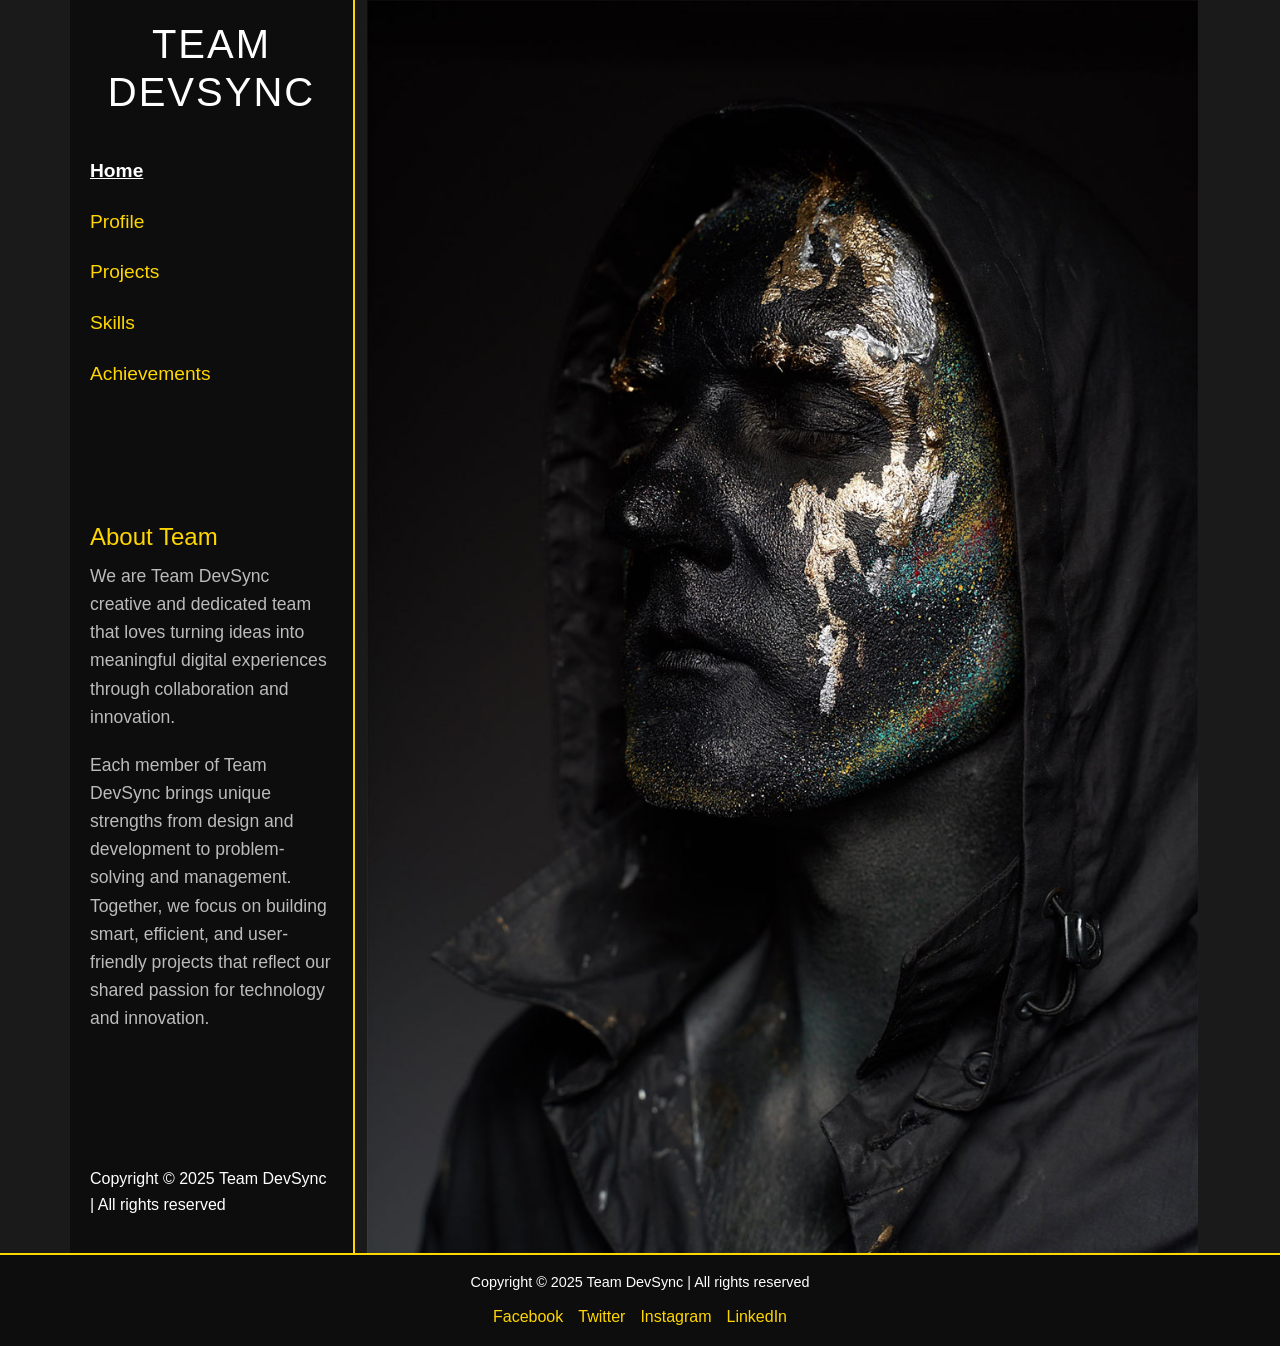
<file: src/index.html>
<!DOCTYPE html>
<html lang="en">
<head>
    <meta charset="UTF-8">
    <meta name="viewport" content="width=device-width, initial-scale=1.0">
    <title>Showcase Hub</title>
    <link href="https://cdn.jsdelivr.net/npm/bootstrap@5.3.0/dist/css/bootstrap.min.css" rel="stylesheet">
    <link rel="stylesheet" href="../styles/style.css">
</head>
<body>
    <div class="container">
        <div class="row" style="min-height: 80vh;">
            <div class="col-md-3 info-section">
                <aside class="sidebar">
                    <h1>Team DevSync</h1>
                    <nav>
                        <ul>
                            <li><a href="index.html" class="active">Home</a></li>
                            <li><a href="profile.html">Profile</a></li>
                            <li><a href="projects.html">Projects</a></li>
                            <li><a href="skills.html">Skills</a></li>
                            <li><a href="achievements.html">Achievements</a></li>
                        </ul>
                    </nav>
                </aside>
                <div class="text-section">
                    <h2>About Team</h2>
                    <p>We are Team DevSync creative and dedicated team that loves turning ideas into meaningful digital experiences through collaboration and innovation.</p>
                    <p>Each member of Team DevSync brings unique strengths from design and development to problem-solving and management. Together, we focus on building smart, efficient, and user-friendly projects that reflect our shared passion for technology and innovation.</p>
                </div>
                <p>Copyright © 2025 Team DevSync | All rights reserved</p>
            </div>
            <div class="col-md-9 image-section">
                <img src="../images/person1.jpg" alt="Person 1">
            </div>
        </div>
    </div>
    <footer class="text-center py-3">
        <p>Copyright © 2025 Team DevSync | All rights reserved</p>
        <div class="social-links">
            <a href="https://facebook.com" target="_blank">Facebook</a>
            <a href="https://twitter.com" target="_blank">Twitter</a>
            <a href="https://instagram.com" target="_blank">Instagram</a>
            <a href="https://linkedin.com" target="_blank">LinkedIn</a>
        </div>
    </footer>
    <script src="https://cdn.jsdelivr.net/npm/bootstrap@5.3.0/dist/js/bootstrap.bundle.min.js"></script>
</body>
</html>
</file>
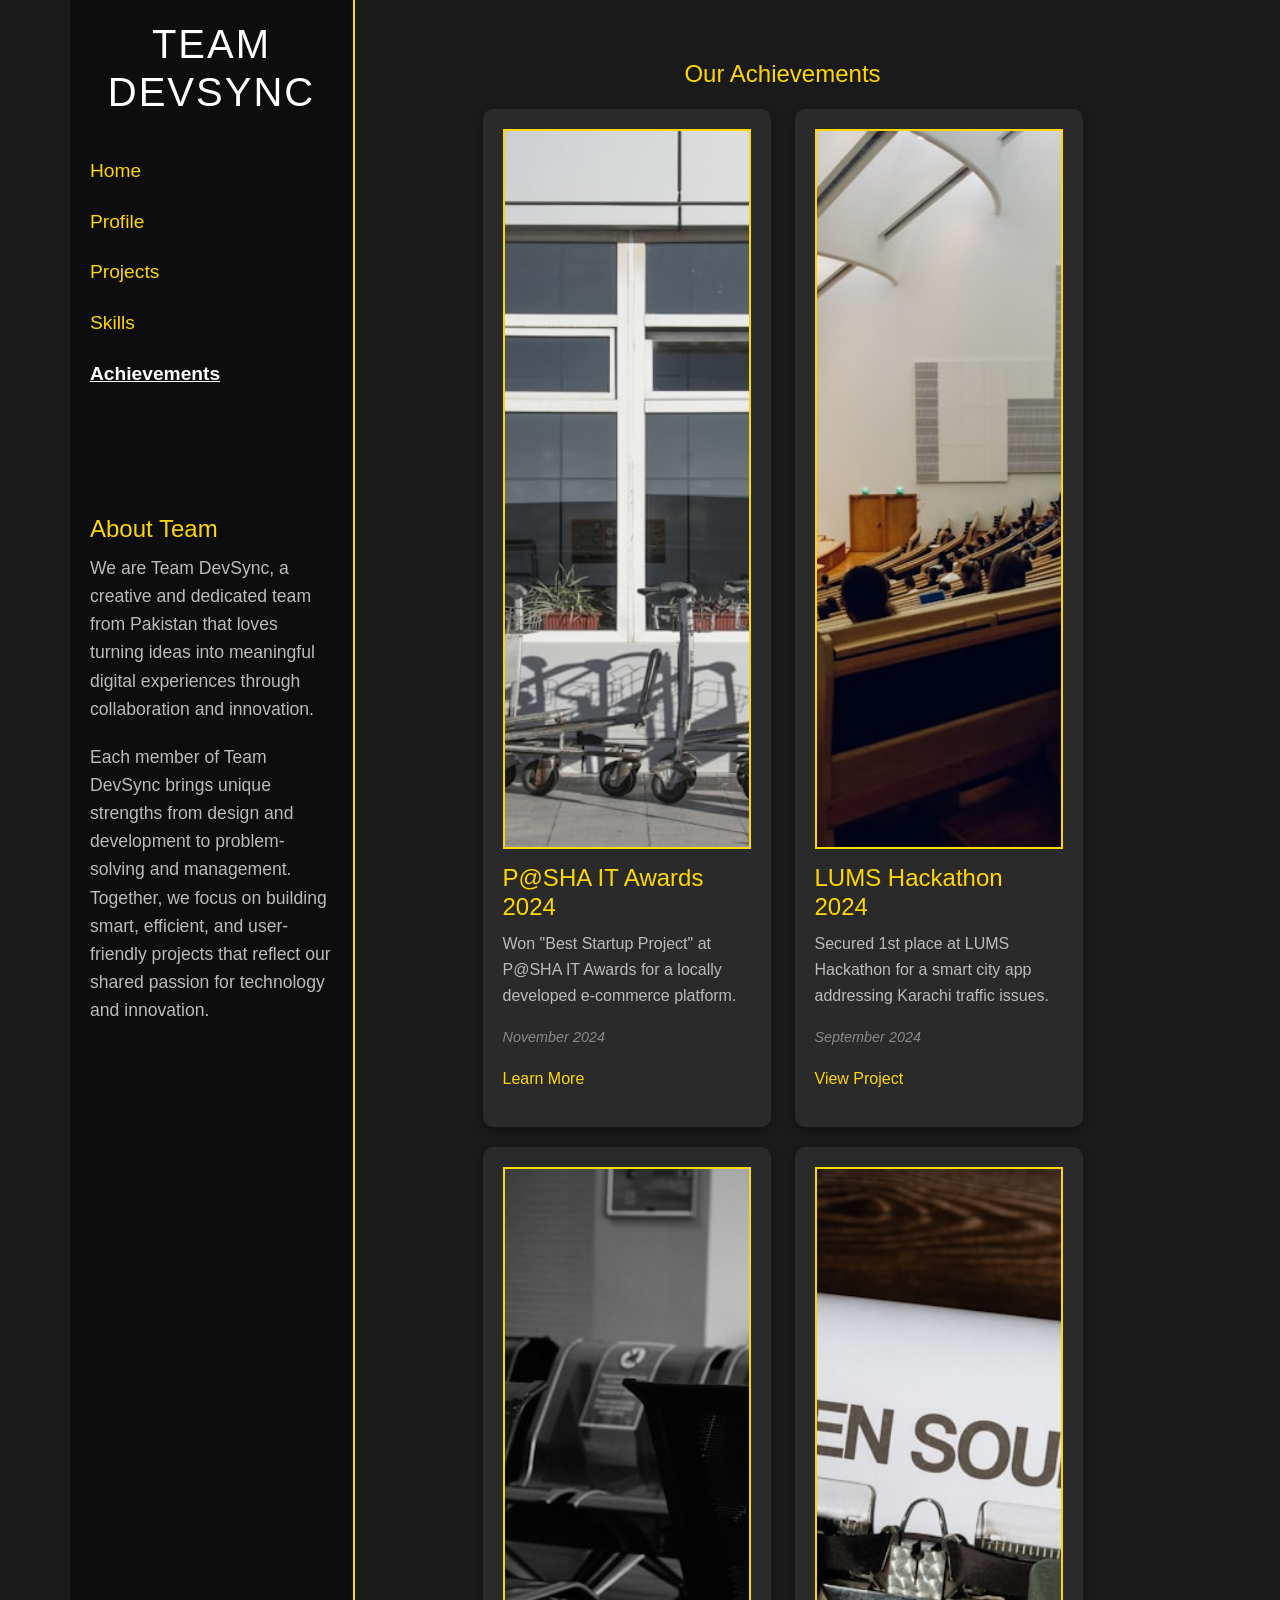
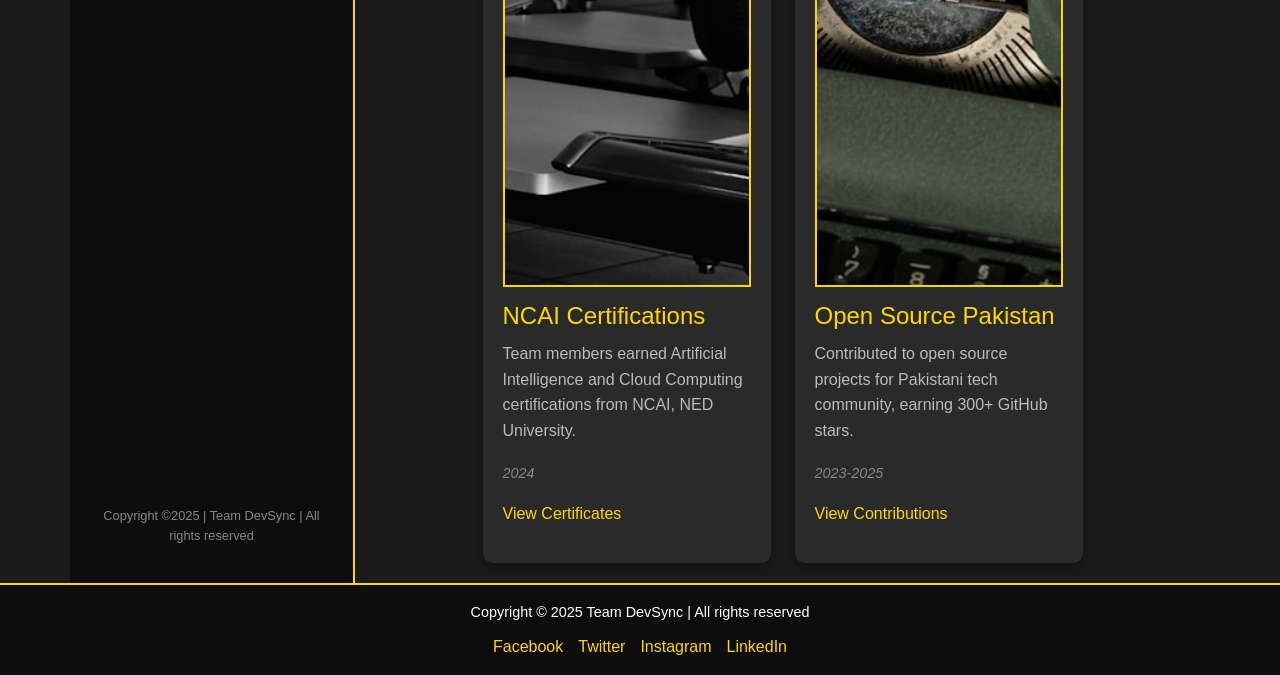
<file: src/achievements.html>
<!DOCTYPE html>
<html lang="en">
<head>
    <meta charset="UTF-8">
    <meta name="viewport" content="width=device-width, initial-scale=1.0">
    <title>Achievements - Showcase Hub</title>
    <link href="https://cdn.jsdelivr.net/npm/bootstrap@5.3.0/dist/css/bootstrap.min.css" rel="stylesheet">
    <link rel="stylesheet" href="../styles/style.css">
</head>
<body>
    <div class="container">
        <div class="row" style="min-height: 80vh;">
            <div class="col-md-3 info-section">
                <aside class="sidebar"> 
                    <h1>Team DevSync</h1>
                    <nav>
                        <ul>
                            <li><a href="index.html">Home</a></li>
                            <li><a href="profile.html">Profile</a></li>
                            <li><a href="projects.html">Projects</a></li>
                            <li><a href="skills.html">Skills</a></li>
                            <li><a href="achievements.html" class="active">Achievements</a></li>
                        </ul>
                    </nav>
                </aside>
                <br>
                <div class="text-section" style="margin-top: 60px;">
                    <h2>About Team</h2>
                    <p>We are Team DevSync, a creative and dedicated team from Pakistan that loves turning ideas into meaningful digital experiences through collaboration and innovation.</p>
                    <p>Each member of Team DevSync brings unique strengths from design and development to problem-solving and management. Together, we focus on building smart, efficient, and user-friendly projects that reflect our shared passion for technology and innovation.</p>
                </div>
                <p class="copyright">Copyright ©2025 | Team DevSync | All rights reserved</p>
            </div>
            <div class="col-md-9 image-section d-flex justify-content-center align-items-start">
                <div class="achievements-card" style="margin-top: 60px;">
                    <h2>Our Achievements</h2>
                    <div class="row">
                        <div class="col-md-6">
                            <div class="achievement-card">
                                <img src="../images/pasha.jpg" alt="P@SHA IT Awards 2024">
                                <h3>P@SHA IT Awards 2024</h3>
                                <p>Won "Best Startup Project" at P@SHA IT Awards for a locally developed e-commerce platform.</p>
                                <p><em>November 2024</em></p>
                                <p><a href="https://example.com/pasha-awards" target="_blank" class="achievement-link">Learn More</a></p>
                            </div>
                        </div>
                        <div class="col-md-6">
                            <div class="achievement-card">
                                <img src="../images/lums.jpg" alt="LUMS Hackathon 2024">
                                <h3>LUMS Hackathon 2024</h3>
                                <p>Secured 1st place at LUMS Hackathon for a smart city app addressing Karachi traffic issues.</p>
                                <p><em>September 2024</em></p>
                                <p><a href="https://example.com/lums-hackathon" target="_blank" class="achievement-link">View Project</a></p>
                            </div>
                        </div>
                        <div class="col-md-6">
                            <div class="achievement-card">
                                <img src="../images/NCAI.jpg" alt="NCAI Certifications">
                                <h3>NCAI Certifications</h3>
                                <p>Team members earned Artificial Intelligence and Cloud Computing certifications from NCAI, NED University.</p>
                                <p><em>2024</em></p>
                                <p><a href="https://example.com/ncai-certifications" target="_blank" class="achievement-link">View Certificates</a></p>
                            </div>
                        </div>
                        <div class="col-md-6">
                            <div class="achievement-card">
                                <img src="../images/open.jpg" alt="Open Source Pakistan">
                                <h3>Open Source Pakistan</h3>
                                <p>Contributed to open source projects for Pakistani tech community, earning 300+ GitHub stars.</p>
                                <p><em>2023-2025</em></p>
                                <p><a href="https://example.com/github-pakistan" target="_blank" class="achievement-link">View Contributions</a></p>
                            </div>
                        </div>
                    </div>
                </div>
            </div>
        </div>
    </div>
    <footer class="text-center py-3">
        <p>Copyright © 2025 Team DevSync | All rights reserved</p>
        <div class="social-links">
            <a href="https://facebook.com" target="_blank">Facebook</a>
            <a href="https://twitter.com" target="_blank">Twitter</a>
            <a href="https://instagram.com" target="_blank">Instagram</a>
            <a href="https://linkedin.com" target="_blank">LinkedIn</a>
        </div>
    </footer>
    <script src="https://cdn.jsdelivr.net/npm/bootstrap@5.3.0/dist/js/bootstrap.bundle.min.js"></script>
</body>
</html>
</file>
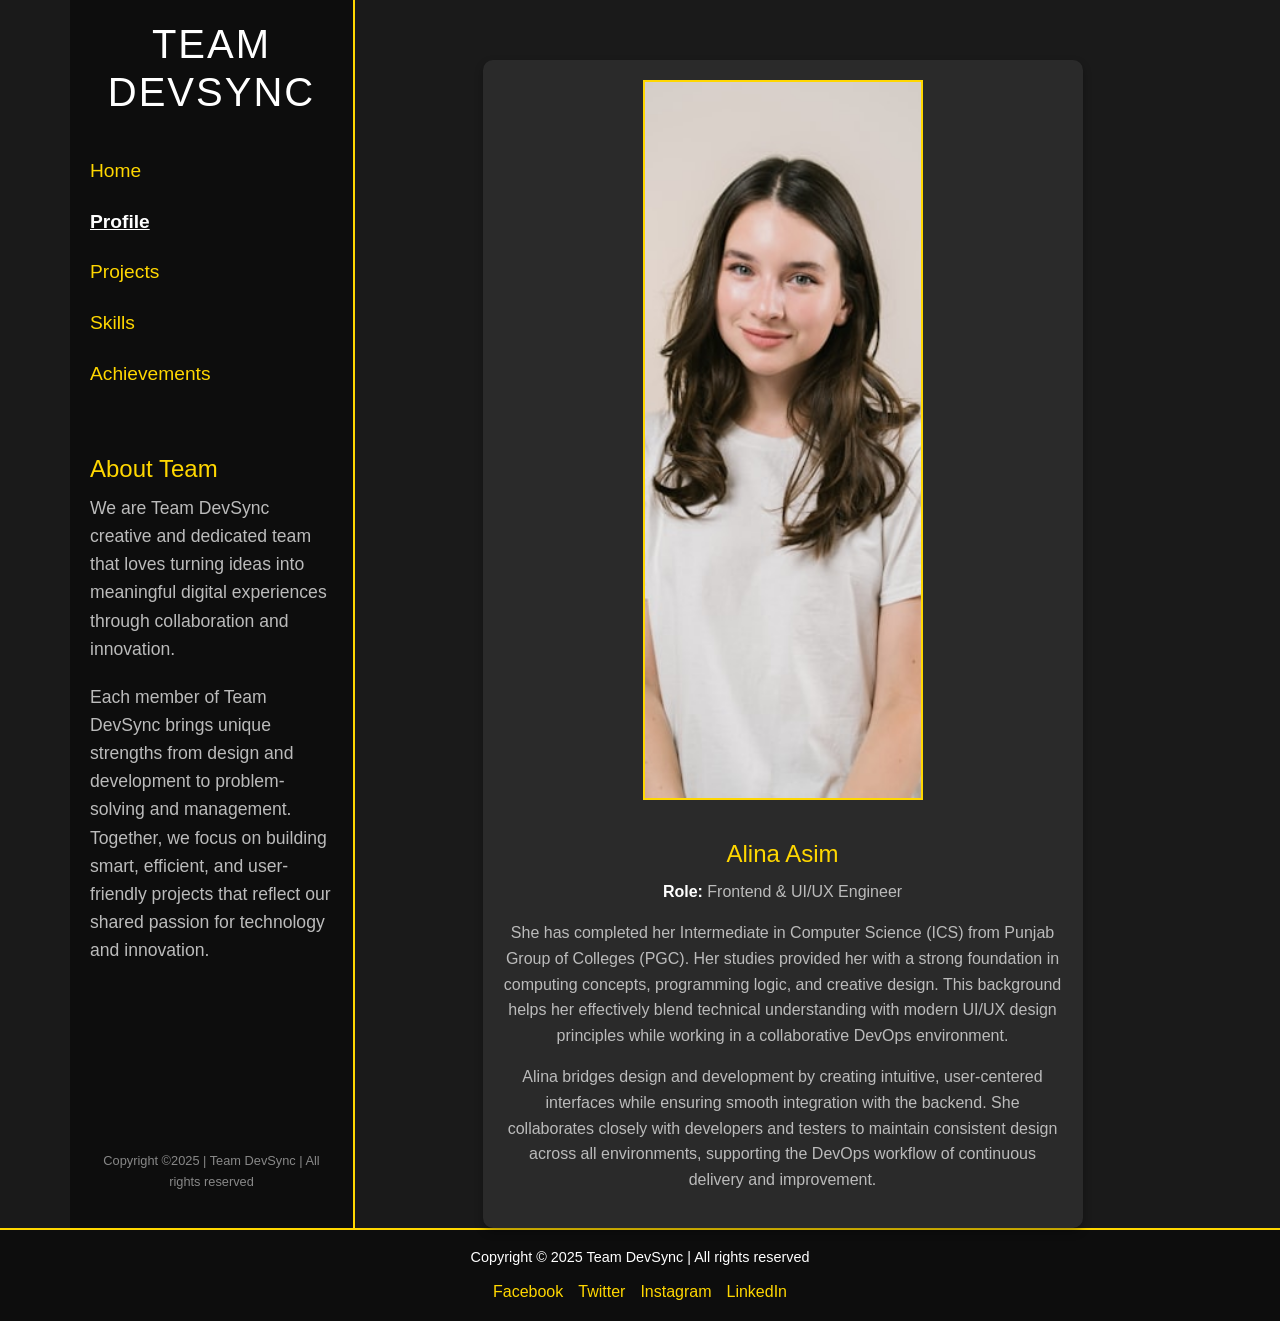
<file: src/profile.html>
<!DOCTYPE html>
<html lang="en">
<head>
    <meta charset="UTF-8">
    <meta name="viewport" content="width=device-width, initial-scale=1.0">
    <title>Profile - Showcase Hub</title>
    <link href="https://cdn.jsdelivr.net/npm/bootstrap@5.3.0/dist/css/bootstrap.min.css" rel="stylesheet">
    <link rel="stylesheet" href="../styles/style.css">
</head>
<body>
    <div class="container">
        <div class="row" style="min-height: 80vh;">
            <div class="col-md-3 info-section">
                <aside class="sidebar">
                    <h1>Team DevSync</h1>
                    <nav>
                        <ul>
                            <li><a href="index.html">Home</a></li>
                            <li><a href="profile.html" class="active">Profile</a></li>
                            <li><a href="projects.html">Projects</a></li>
                            <li><a href="skills.html">Skills</a></li>
                            <li><a href="achievements.html">Achievements</a></li>
                        </ul>
                    </nav>
                </aside>
                <br>
                <div class="text-section">
                    <h2>About Team</h2>
                    <p>We are Team DevSync creative and dedicated team that loves turning ideas into meaningful digital experiences through collaboration and innovation.</p>
                    <p>Each member of Team DevSync brings unique strengths from design and development to problem-solving and management. Together, we focus on building smart, efficient, and user-friendly projects that reflect our shared passion for technology and innovation.</p>
                </div>
                <p class="copyright">Copyright ©2025 | Team DevSync | All rights reserved</p>
            </div>
            <div class="col-md-9 image-section d-flex justify-content-center align-items-start">
                <div class="profile-card text-center" style="margin-top: 60px;">
                    <img src="../images/person2.jpg" alt="Alina Asim">
                    <h2>Alina Asim</h2>
                    <p><strong>Role:</strong> Frontend & UI/UX Engineer</p>
                    <p>She has completed her Intermediate in Computer Science (ICS) from Punjab Group of Colleges (PGC). Her studies provided her with a strong foundation in computing concepts, programming logic, and creative design. This background helps her effectively blend technical understanding with modern UI/UX design principles while working in a collaborative DevOps environment.</p>
                    <p>Alina bridges design and development by creating intuitive, user-centered interfaces while ensuring smooth integration with the backend. She collaborates closely with developers and testers to maintain consistent design across all environments, supporting the DevOps workflow of continuous delivery and improvement.</p>
                </div>
            </div>
        </div>
    </div>
    <footer class="text-center py-3">
        <p>Copyright © 2025 Team DevSync | All rights reserved</p>
        <div class="social-links">
            <a href="https://facebook.com" target="_blank">Facebook</a>
            <a href="https://twitter.com" target="_blank">Twitter</a>
            <a href="https://instagram.com" target="_blank">Instagram</a>
            <a href="https://linkedin.com" target="_blank">LinkedIn</a>
        </div>
    </footer>
    <script src="https://cdn.jsdelivr.net/npm/bootstrap@5.3.0/dist/js/bootstrap.bundle.min.js"></script>
</body>
</html>
</file>
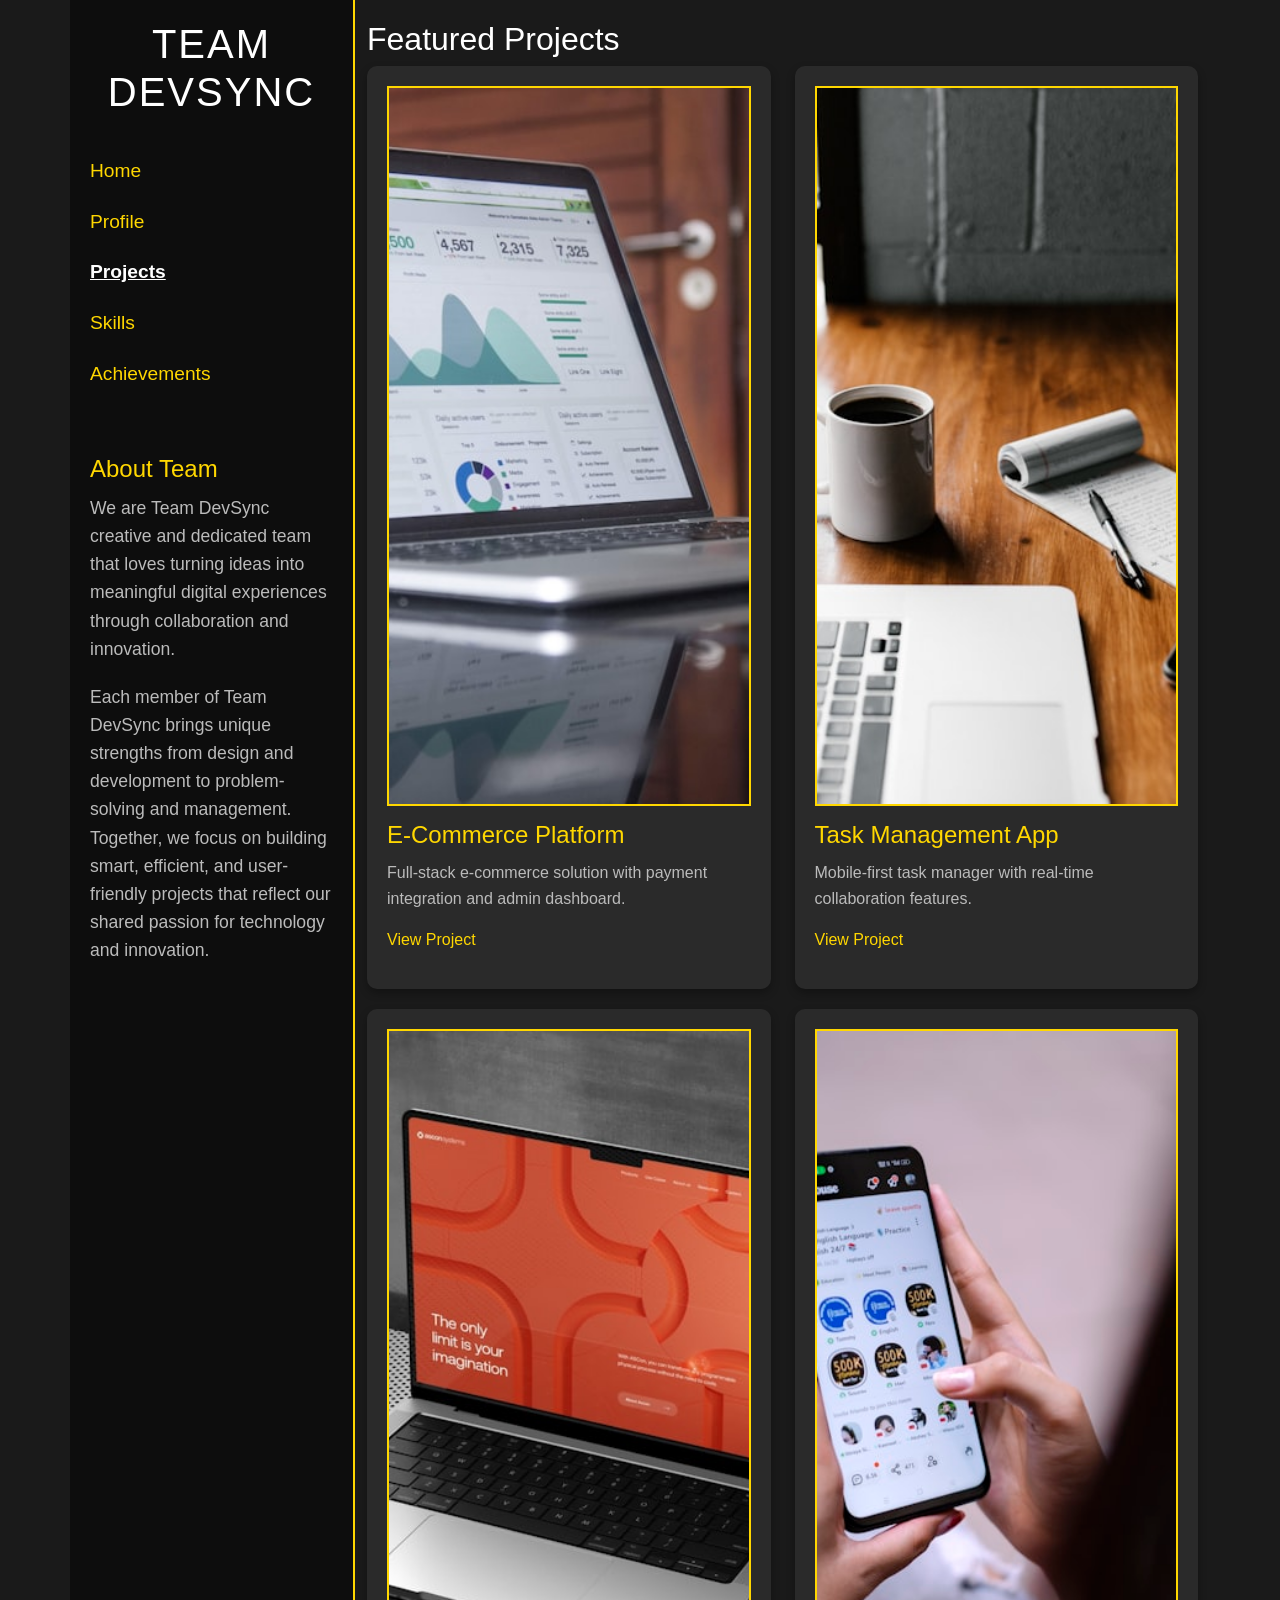
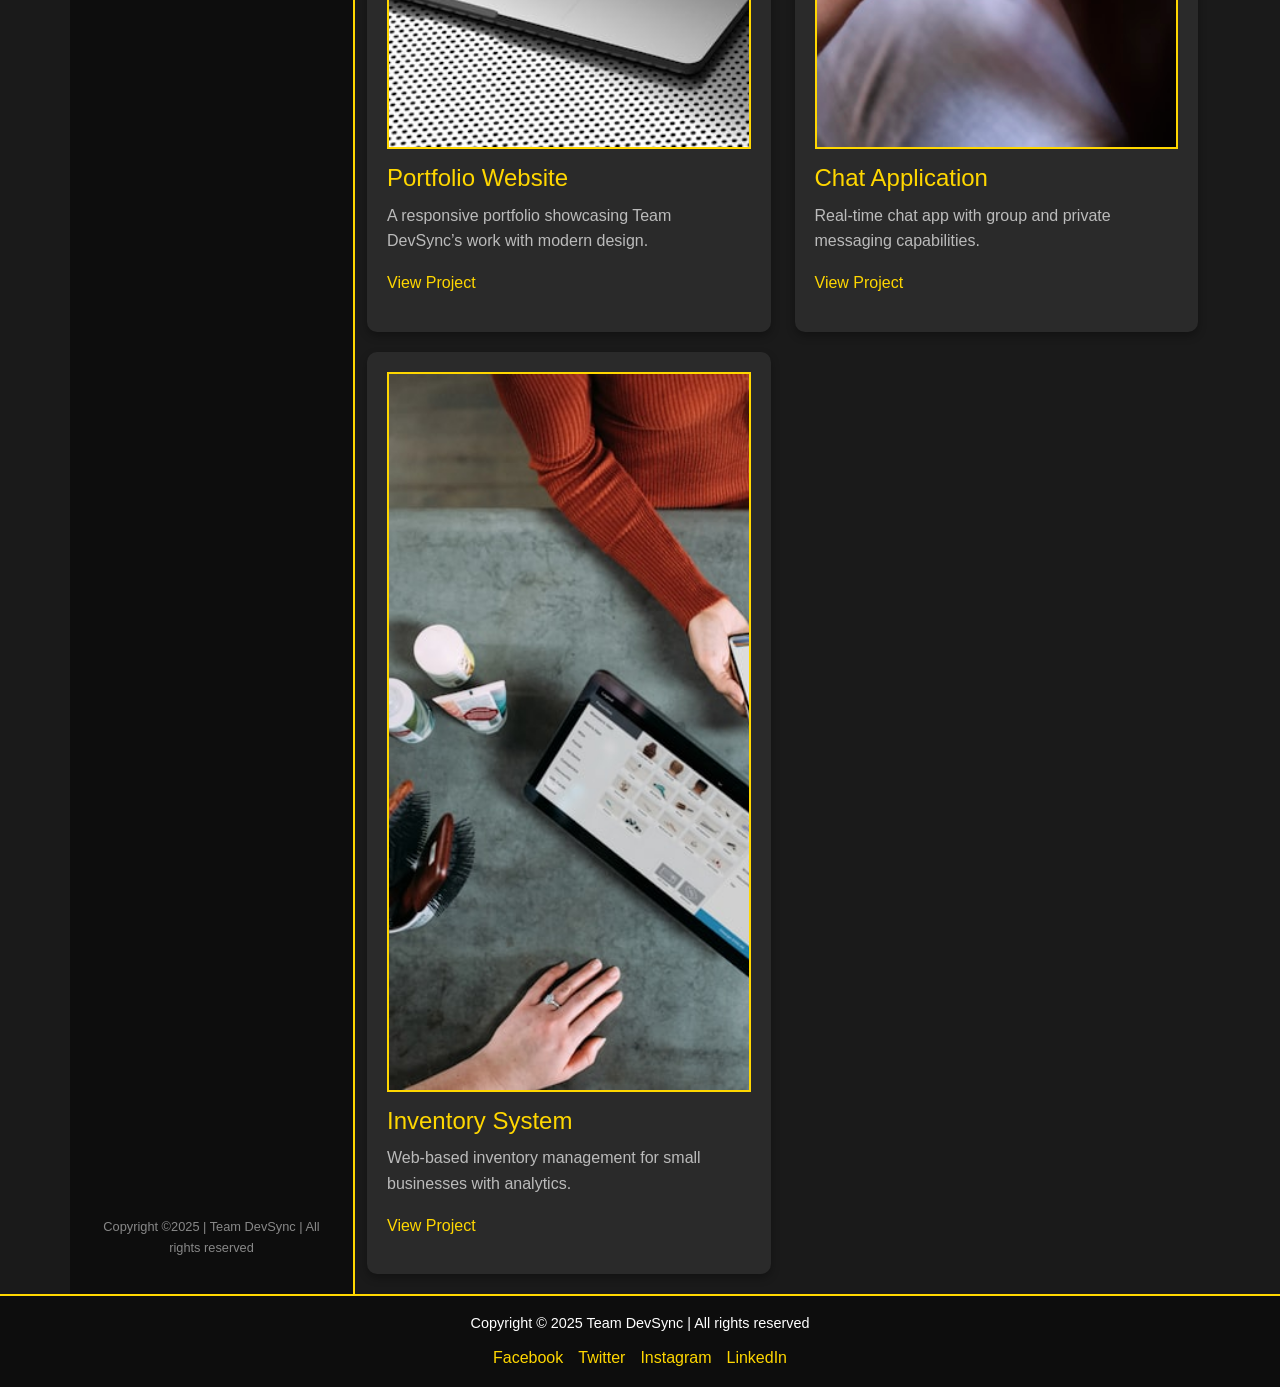
<file: src/projects.html>
<!DOCTYPE html>
<html lang="en">
<head>
    <meta charset="UTF-8">
    <meta name="viewport" content="width=device-width, initial-scale=1.0">
    <title>Projects - Showcase Hub</title>
    <link href="https://cdn.jsdelivr.net/npm/bootstrap@5.3.0/dist/css/bootstrap.min.css" rel="stylesheet">
    <link rel="stylesheet" href="../styles/style.css">
</head>
<body>
    <div class="container">
        <div class="row" style="min-height: 80vh;">
            <div class="col-md-3 info-section">
                <aside class="sidebar">
                    <h1>Team DevSync</h1>
                    <nav>
                        <ul>
                            <li><a href="index.html">Home</a></li>
                            <li><a href="profile.html">Profile</a></li>
                            <li><a href="projects.html" class="active">Projects</a></li>
                            <li><a href="skills.html">Skills</a></li>
                            <li><a href="achievements.html">Achievements</a></li>
                        </ul>
                    </nav>
                </aside>
                <br>
                <div class="text-section">
                    <h2>About Team</h2>
                    <p>We are Team DevSync creative and dedicated team that loves turning ideas into meaningful digital experiences through collaboration and innovation.</p>
                    <p>Each member of Team DevSync brings unique strengths from design and development to problem-solving and management. Together, we focus on building smart, efficient, and user-friendly projects that reflect our shared passion for technology and innovation.</p>
                </div>
                <p class="copyright">Copyright ©2025 | Team DevSync | All rights reserved</p>
            </div>
            <div class="col-md-9 image-section d-flex justify-content-center align-items-start">
                <div class="projects-content" style="margin-top: 20px;">
                    <h2>Featured Projects</h2>
                    <div class="row">
                        <div class="col-md-6">
                            <div class="project-card">
                                <img src="../images/e-commerce.jpg" alt="E-Commerce Platform">
                                <h3>E-Commerce Platform</h3>
                                <p>Full-stack e-commerce solution with payment integration and admin dashboard.</p>
                                <p><a href="https://example.com/ecommerce" target="_blank" class="project-link">View Project</a></p>
                            </div>
                        </div>
                        <div class="col-md-6">
                            <div class="project-card">
                                <img src="../images/task.jpg" alt="Task Management App">
                                <h3>Task Management App</h3>
                                <p>Mobile-first task manager with real-time collaboration features.</p>
                                <p><a href="https://example.com/taskmanager" target="_blank" class="project-link">View Project</a></p>
                            </div>
                        </div>
                        <div class="col-md-6">
                            <div class="project-card">
                                <img src="../images/portfolio.jpg" alt="Portfolio Website">
                                <h3>Portfolio Website</h3>
                                <p>A responsive portfolio showcasing Team DevSync’s work with modern design.</p>
                                <p><a href="https://example.com/portfolio" target="_blank" class="project-link">View Project</a></p>
                            </div>
                        </div>
                        <div class="col-md-6">
                            <div class="project-card">
                                <img src="../images/chat.jpg" alt="Chat Application">
                                <h3>Chat Application</h3>
                                <p>Real-time chat app with group and private messaging capabilities.</p>
                                <p><a href="https://example.com/chatapp" target="_blank" class="project-link">View Project</a></p>
                            </div>
                        </div>
                        <div class="col-md-6">
                            <div class="project-card">
                                <img src="../images/inventory.jpg" alt="Inventory System">
                                <h3>Inventory System</h3>
                                <p>Web-based inventory management for small businesses with analytics.</p>
                                <p><a href="https://example.com/inventory" target="_blank" class="project-link">View Project</a></p>
                            </div>
                        </div>
                    </div>
                </div>
            </div>
        </div>
    </div>
    <footer class="text-center py-3">
        <p>Copyright © 2025 Team DevSync | All rights reserved</p>
        <div class="social-links">
            <a href="https://facebook.com" target="_blank">Facebook</a>
            <a href="https://twitter.com" target="_blank">Twitter</a>
            <a href="https://instagram.com" target="_blank">Instagram</a>
            <a href="https://linkedin.com" target="_blank">LinkedIn</a>
        </div>
    </footer>
    <script src="https://cdn.jsdelivr.net/npm/bootstrap@5.3.0/dist/js/bootstrap.bundle.min.js"></script>
</body>
</html>
</file>
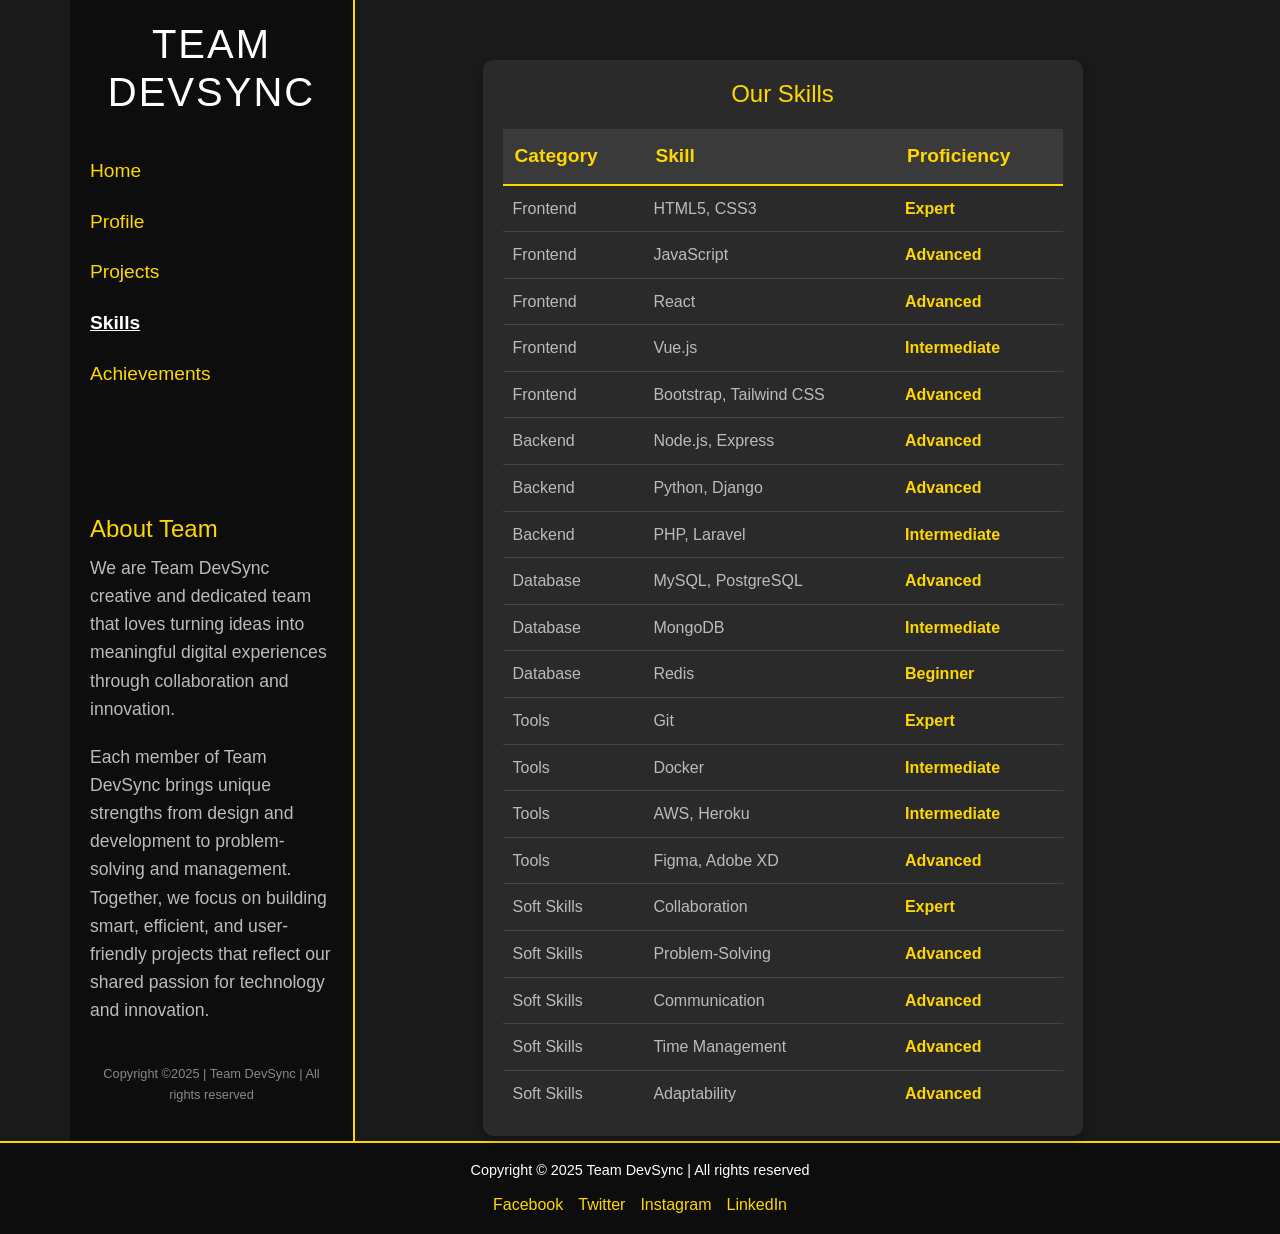
<file: src/skills.html>
<!DOCTYPE html>
<html lang="en">
<head>
    <meta charset="UTF-8">
    <meta name="viewport" content="width=device-width, initial-scale=1.0">
    <title>Skills - Showcase Hub</title>
    <link href="https://cdn.jsdelivr.net/npm/bootstrap@5.3.0/dist/css/bootstrap.min.css" rel="stylesheet">
    <link rel="stylesheet" href="../styles/style.css">
</head>
<body>
    <div class="container">
        <div class="row" style="min-height: 80vh;">
            <div class="col-md-3 info-section">
                <aside class="sidebar">
                    <h1>Team DevSync</h1>
                    <nav>
                        <ul>
                            <li><a href="index.html">Home</a></li>
                            <li><a href="profile.html">Profile</a></li>
                            <li><a href="projects.html">Projects</a></li>
                            <li><a href="skills.html" class="active">Skills</a></li>
                            <li><a href="achievements.html">Achievements</a></li>
                        </ul>
                    </nav>
                </aside>
                <br>
                <div class="text-section" style="margin-top: 60px;">
                    <h2>About Team</h2>
                    <p>We are Team DevSync creative and dedicated team that loves turning ideas into meaningful digital experiences through collaboration and innovation.</p>
                    <p>Each member of Team DevSync brings unique strengths from design and development to problem-solving and management. Together, we focus on building smart, efficient, and user-friendly projects that reflect our shared passion for technology and innovation.</p>
                </div>
                <p class="copyright">Copyright ©2025 | Team DevSync | All rights reserved</p>
            </div>
            <div class="col-md-9 image-section d-flex justify-content-center align-items-start">
                <div class="skills-card" style="margin-top: 60px;">
                    <h2>Our Skills</h2>
                    <table class="skills-table">
                        <thead>
                            <tr>
                                <th>Category</th>
                                <th>Skill</th>
                                <th>Proficiency</th>
                            </tr>
                        </thead>
                        <tbody>
                            <tr>
                                <td>Frontend</td>
                                <td>HTML5, CSS3</td>
                                <td class="proficiency">Expert</td>
                            </tr>
                            <tr>
                                <td>Frontend</td>
                                <td>JavaScript</td>
                                <td class="proficiency">Advanced</td>
                            </tr>
                            <tr>
                                <td>Frontend</td>
                                <td>React</td>
                                <td class="proficiency">Advanced</td>
                            </tr>
                            <tr>
                                <td>Frontend</td>
                                <td>Vue.js</td>
                                <td class="proficiency">Intermediate</td>
                            </tr>
                            <tr>
                                <td>Frontend</td>
                                <td>Bootstrap, Tailwind CSS</td>
                                <td class="proficiency">Advanced</td>
                            </tr>
                            <tr>
                                <td>Backend</td>
                                <td>Node.js, Express</td>
                                <td class="proficiency">Advanced</td>
                            </tr>
                            <tr>
                                <td>Backend</td>
                                <td>Python, Django</td>
                                <td class="proficiency">Advanced</td>
                            </tr>
                            <tr>
                                <td>Backend</td>
                                <td>PHP, Laravel</td>
                                <td class="proficiency">Intermediate</td>
                            </tr>
                            <tr>
                                <td>Database</td>
                                <td>MySQL, PostgreSQL</td>
                                <td class="proficiency">Advanced</td>
                            </tr>
                            <tr>
                                <td>Database</td>
                                <td>MongoDB</td>
                                <td class="proficiency">Intermediate</td>
                            </tr>
                            <tr>
                                <td>Database</td>
                                <td>Redis</td>
                                <td class="proficiency">Beginner</td>
                            </tr>
                            <tr>
                                <td>Tools</td>
                                <td>Git</td>
                                <td class="proficiency">Expert</td>
                            </tr>
                            <tr>
                                <td>Tools</td>
                                <td>Docker</td>
                                <td class="proficiency">Intermediate</td>
                            </tr>
                            <tr>
                                <td>Tools</td>
                                <td>AWS, Heroku</td>
                                <td class="proficiency">Intermediate</td>
                            </tr>
                            <tr>
                                <td>Tools</td>
                                <td>Figma, Adobe XD</td>
                                <td class="proficiency">Advanced</td>
                            </tr>
                            <tr>
                                <td>Soft Skills</td>
                                <td>Collaboration</td>
                                <td class="proficiency">Expert</td>
                            </tr>
                            <tr>
                                <td>Soft Skills</td>
                                <td>Problem-Solving</td>
                                <td class="proficiency">Advanced</td>
                            </tr>
                            <tr>
                                <td>Soft Skills</td>
                                <td>Communication</td>
                                <td class="proficiency">Advanced</td>
                            </tr>
                            <tr>
                                <td>Soft Skills</td>
                                <td>Time Management</td>
                                <td class="proficiency">Advanced</td>
                            </tr>
                            <tr>
                                <td>Soft Skills</td>
                                <td>Adaptability</td>
                                <td class="proficiency">Advanced</td>
                            </tr>
                        </tbody>
                    </table>
                </div>
            </div>
        </div>
    </div>
    <footer class="text-center py-3">
        <p>Copyright © 2025 Team DevSync | All rights reserved</p>
        <div class="social-links">
            <a href="https://facebook.com" target="_blank">Facebook</a>
            <a href="https://twitter.com" target="_blank">Twitter</a>
            <a href="https://instagram.com" target="_blank">Instagram</a>
            <a href="https://linkedin.com" target="_blank">LinkedIn</a>
        </div>
    </footer>
    <script src="https://cdn.jsdelivr.net/npm/bootstrap@5.3.0/dist/js/bootstrap.bundle.min.js"></script>
</body>
</html>
</file>
<file: styles/style.css>
body {
    background-color: #1a1a1a;
    color: #ffffff;
    font-family: Arial, sans-serif;
    margin: 0;
    padding: 0;
    line-height: 1.6;
}

.info-section {
    background-color: #0d0d0d;
    padding: 20px;
    display: flex;
    flex-direction: column;
    justify-content: space-between;
    border-right: 2px solid #ffd700;
}

.sidebar h1 {
    font-size: 2.5em;
    color: #ffffff;
    text-transform: uppercase;
    letter-spacing: 2px;
    margin-bottom: 40px;
    text-align: center;
}

.sidebar nav ul {
    list-style: none;
    padding: 0;
}

.sidebar nav li {
    margin: 20px 0;
}

.sidebar nav a {
    color: #ffd700;
    text-decoration: none;
    font-size: 1.2em;
    transition: color 0.3s;
}

.sidebar nav a:hover {
    color: #fff;
}

.sidebar nav a.active {
    color: #fff;
    text-decoration: underline;
    font-weight: bold;
}

.text-section {
    padding: 20px 0;
}

.text-section h2 {
    font-size: 1.5em;
    margin-bottom: 10px;
    color: #ffd700;
}

.text-section p {
    font-size: 1.1em;
    color: #bbb;
    margin-bottom: 20px;
    text-align: left;
}

.copyright {
    font-size: 0.8em;
    color: #888;
    text-align: center;
    margin-top: auto;
}

.image-section {
    display: flex;
    justify-content: center;
    align-items: center;
    background-color: #1a1a1a;
}

.image-section img {
    width: 100%;
    height: 100%;
    object-fit: cover;
    min-height: 80vh;
}

footer {
    background-color: #0d0d0d;
    border-top: 2px solid #ffd700;
}

footer p {
    font-size: 0.9em;
    margin-bottom: 10px;
}

.social-links {
    display: flex;
    justify-content: center;
    gap: 15px;
}

.social-links a {
    color: #ffd700;
    text-decoration: none;
    font-size: 1em;
    transition: color 0.3s;
}

.social-links a:hover {
    color: #fff;
}

.project-card {
    background-color: #2a2a2a;
    padding: 20px;
    border-radius: 10px;
    box-shadow: 0 4px 8px rgba(0, 0, 0, 0.3);
    transition: transform 0.3s ease;
    margin-bottom: 20px;
}

.project-card:hover {
    transform: translateY(-5px);
}

.project-card img {
    width: 100%;
    height: 200px;
    object-fit: cover;
    border: 2px solid #ffd700;
    margin-bottom: 15px;
}

.project-card h3 {
    color: #ffd700;
    font-size: 1.5em;
    margin-bottom: 10px;
}

.project-card p {
    color: #bbb;
    font-size: 1em;
}

.project-card p strong {
    color: #fff;
}

.project-link {
    color: #ffd700;
    text-decoration: none;
    font-size: 1em;
    transition: color 0.3s;
}

.project-link:hover {
    color: #fff;
}

.profile-card {
    background-color: #2a2a2a;
    padding: 20px;
    border-radius: 10px;
    box-shadow: 0 4px 8px rgba(0, 0, 0, 0.3);
    transition: transform 0.3s ease;
    width: 100%;
    max-width: 600px;
}

.profile-card:hover {
    transform: translateY(-5px);
}

.profile-card img {
    width: 280px;
    height: 280px;
    object-fit: cover;
    border: 2px solid #ffd700;
    margin-bottom: 40px;
}

.profile-card h2 {
    color: #ffd700;
    font-size: 1.5em;
    margin-bottom: 10px;
}

.profile-card p {
    color: #bbb;
    font-size: 1em;
}

.profile-card p strong {
    color: #fff;
}

.home-card {
    background-color: #2a2a2a;
    padding: 20px;
    border-radius: 10px;
    box-shadow: 0 4px 8px rgba(0, 0, 0, 0.3);
    transition: transform 0.3s ease;
    width: 100%;
    max-width: 600px;
}

.home-card:hover {
    transform: translateY(-5px);
}

.home-card img {
    width: 280px;
    height: 280px;
    object-fit: cover;
    border: 2px solid #ffd700;
    margin-bottom: 40px;
}

.home-card h2 {
    color: #ffd700;
    font-size: 1.5em;
    margin-bottom: 10px;
}

.home-card p {
    color: #bbb;
    font-size: 1em;
}

.skills-card {
    background-color: #2a2a2a;
    padding: 20px;
    border-radius: 10px;
    box-shadow: 0 4px 8px rgba(0, 0, 0, 0.3);
    transition: transform 0.3s ease;
    width: 100%;
    max-width: 600px;
}

.skills-card:hover {
    transform: translateY(-5px);
}

.skills-card h2 {
    color: #ffd700;
    font-size: 1.5em;
    margin-bottom: 20px;
    text-align: center;
}

.skills-table {
    width: 100%;
    border-collapse: collapse;
}

.skills-table th {
    background-color: #3a3a3a;
    color: #ffd700;
    padding: 12px;
    font-size: 1.2em;
    border-bottom: 2px solid #ffd700;
    text-align: left;
}

.skills-table td {
    color: #bbb;
    padding: 10px;
    font-size: 1em;
    border-bottom: 1px solid #444;
}

.skills-table tr:last-child td {
    border-bottom: none;
}

.skills-table .proficiency {
    color: #ffd700;
    font-weight: bold;
}

.achievements-card {
    width: 100%;
    max-width: 600px;
}

.achievements-card h2 {
    color: #ffd700;
    font-size: 1.5em;
    margin-bottom: 20px;
    text-align: center;
}

.achievement-card {
    background-color: #2a2a2a;
    padding: 20px;
    border-radius: 10px;
    box-shadow: 0 4px 8px rgba(0, 0, 0, 0.3);
    transition: transform 0.3s ease;
    margin-bottom: 20px;
}

.achievement-card:hover {
    transform: translateY(-5px);
}

.achievement-card img {
    width: 100%;
    height: 200px;
    object-fit: cover;
    border: 2px solid #ffd700;
    margin-bottom: 15px;
}

.achievement-card h3 {
    color: #ffd700;
    font-size: 1.5em;
    margin-bottom: 10px;
}

.achievement-card p {
    color: #bbb;
    font-size: 1em;
}

.achievement-card p em {
    color: #888;
    font-size: 0.9em;
}

.achievement-link {
    color: #ffd700;
    text-decoration: none;
    font-size: 1em;
    transition: color 0.3s;
}

.achievement-link:hover {
    color: #fff;
}
</file>
